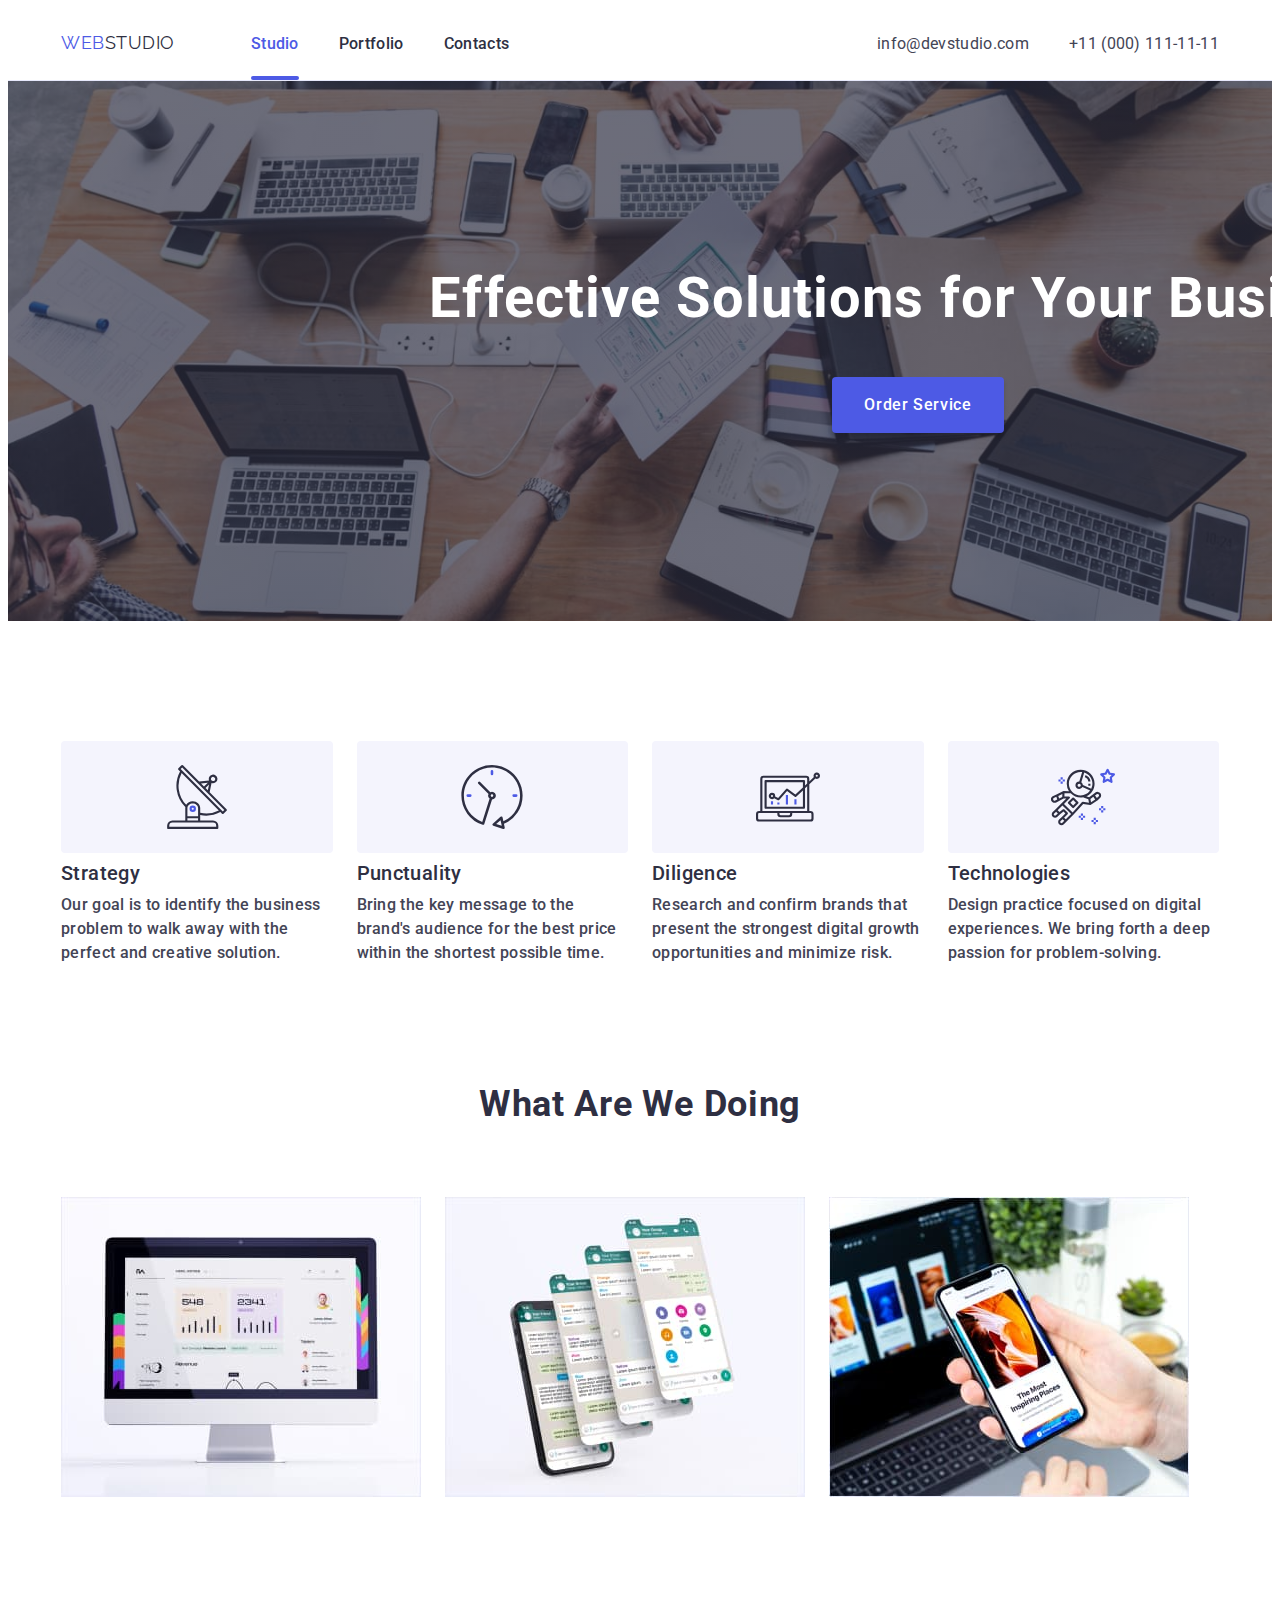
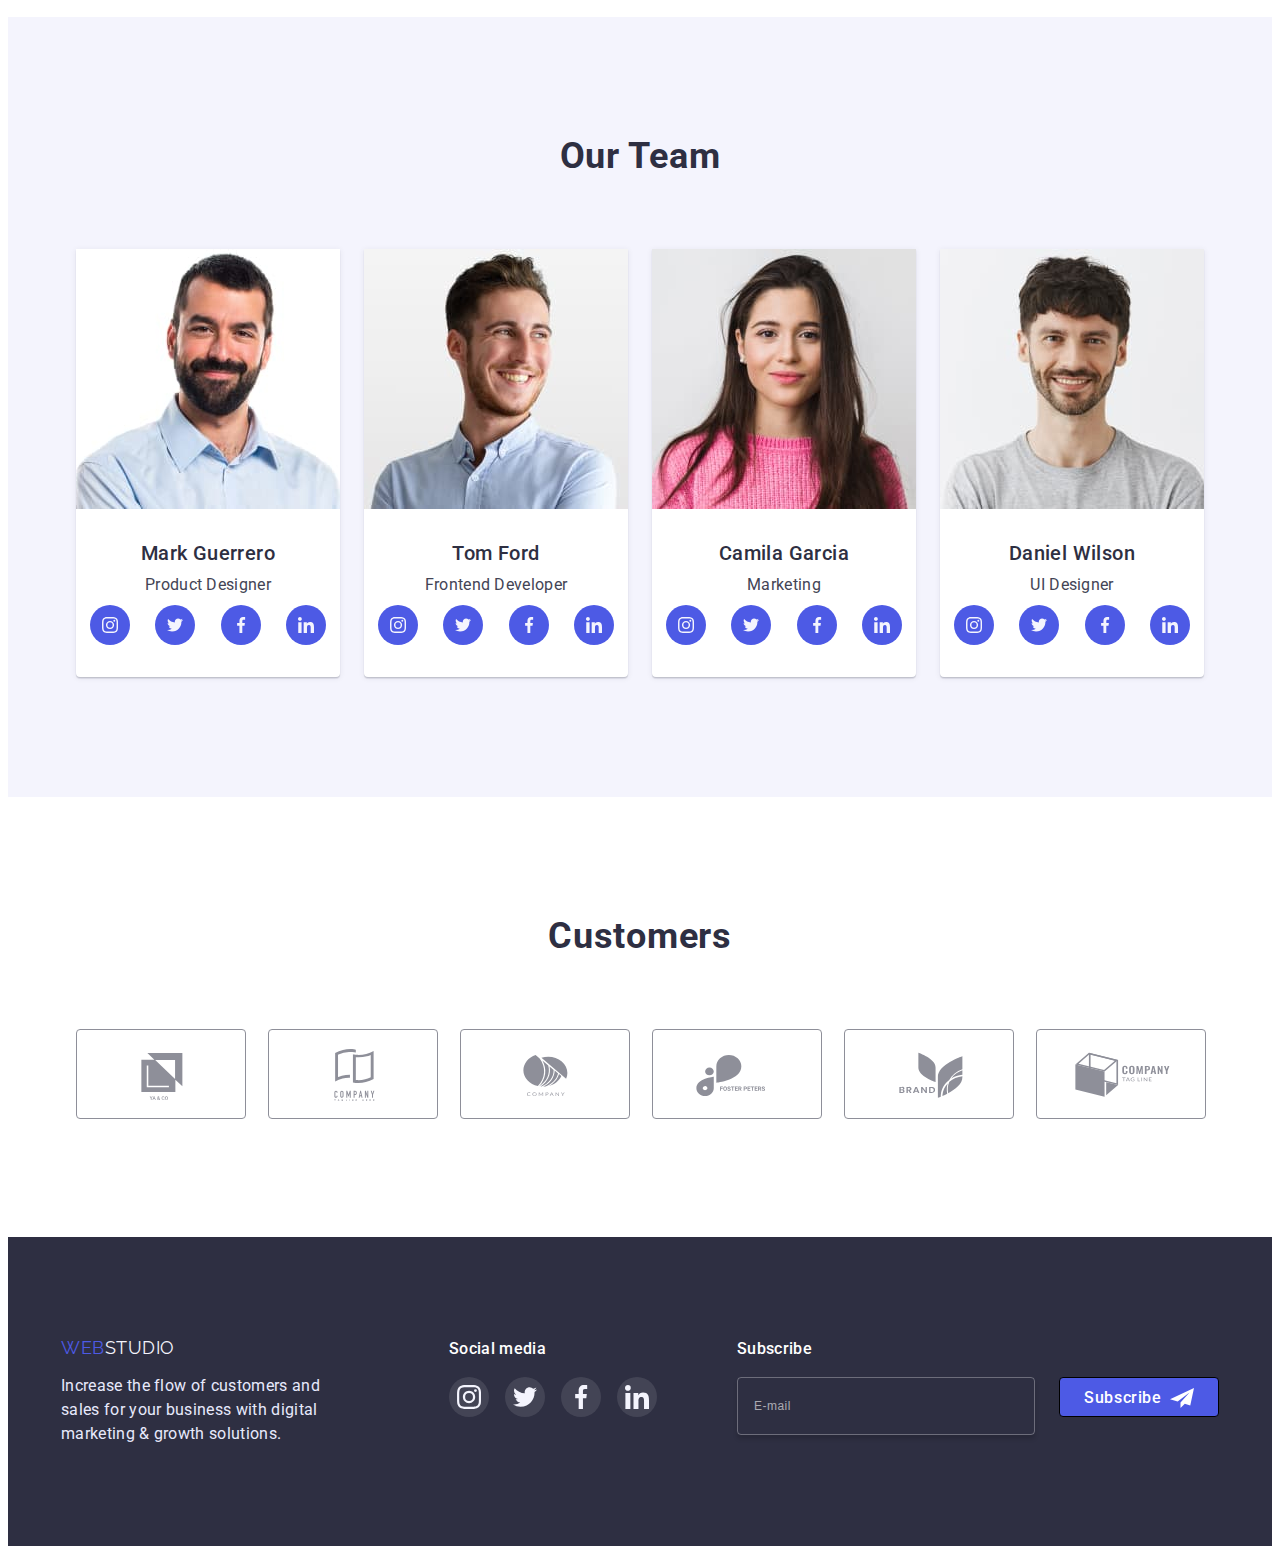
<file: index.html>
<!DOCTYPE html>
<html lang="en">
  <head>
    <meta charset="UTF-8" />
    <meta http-equiv="X-UA-Compatible" content="IE=edge" />
    <meta name="viewport" content="width=device-width, initial-scale=1.0" />
    <title>Web Studio - Main Page</title>
    <link
      href="https://fonts.googleapis.com/css2?family=Raleway:wght@800&family=Roboto:wght@400;500;700;900&display=swap"
      rel="stylesheet"
    />
    <link
      rel="stylesheet"
      href="https://cdnjs.cloudflare.com/ajax/libs/modern-normalize/1.1.0/modern-normalize.min.css"
      integrity="sha512-wpPYUAdjBVSE4KJnH1VR1HeZfpl1ub8YT/NKx4PuQ5NmX2tKuGu6U/JRp5y+Y8XG2tV+wKQpNHVUX03MfMFn9Q=="
      crossorigin="anonymous"
      referrerpolicy="no-referrer"
    />
    <link rel="stylesheet" href="./css/styles.css" />
    <link rel="stylesheet" href="./css/mobile.css" />
    <link rel="stylesheet" href="./css/tablet.css" />
    <link rel="stylesheet" href="./css/desctop.css" />
  </head>
  <body>
    <header class="header">
      <div class="container header-container">
        <div class="header-container-wrap">
          <nav class="navigation">
            <div class="navigation-container">
              <a class="logo link" href="./index.html"
                ><span>Web</span>Studio</a
              >
              <ul class="navigation-list list">
                <li class="navigation-list-item">
                  <a class="navigation-item link current" href="./index.html"
                    >Studio</a
                  >
                </li>
                <li class="navigation-list-item">
                  <a class="navigation-item link" href="./portfolio.html"
                    >Portfolio</a
                  >
                </li>
                <li class="navigation-list-item">
                  <a class="navigation-item link" href="">Contacts</a>
                </li>
              </ul>
            </div>
          </nav>
          <address class="address">
            <ul class="address-list list">
              <li class="address-list-item">
                <a class="address-item link" href="mailto:info@devstudio.com"
                  >info@devstudio.com</a
                >
              </li>
              <li class="address-list-item">
                <a class="address-item link" href="tel:+110001111111"
                  >+11 (000) 111-11-11</a
                >
              </li>
            </ul>
          </address>
        </div>
        <button class="mob-menu-btn" data-menu-open type="button">
          <svg class="mob-menu-icon" width="32" height="22">
            <use href="./images/icons.svg#icon-menu-hamburger"></use>
          </svg>
        </button>
      </div>

      <div data-menu class="mob-menu is-hidden">
        <button type="button" data-menu-close class="mob-menu-close-btn">
          <svg width="8" height="8">
            <use href="./images/icons.svg#icon-modal-close"></use>
          </svg>
        </button>

        <ul class="mob-menu-navigation list">
          <li class="mob-menu-navigation-item">
            <a class="mob-menu-link link current" href="./index.html">Studio</a>
          </li>
          <li class="mob-menu-navigation-item">
            <a class="mob-menu-link link" href="./portfolio.html">Portfolio</a>
          </li>
          <li class="mob-menu-navigation-item">
            <a class="mob-menu-link link" href="">Contacts</a>
          </li>
        </ul>
        <div class="mob-menu-contacts">
          <a class="mob-menu-phone link" href="tel:+110001111111"
            >+11 (000) 111-11-11</a
          >
          <a class="mob-menu-email link" href="mailto:info@devstudio.com"
            >info@devstudio.com</a
          >
          <ul class="mob-menu-soc-list list">
            <li class="team-soc-item">
              <a href="" class="team-soc-link" aria-label="Instagram">
                <svg width="16" height="16" class="team-soc-icon">
                  <use href="./images/icons.svg#icon-instagram"></use>
                </svg>
              </a>
            </li>
            <li class="team-soc-item">
              <a href="" class="team-soc-link" aria-label="Twitter">
                <svg width="16" height="16" class="team-soc-icon">
                  <use href="./images/icons.svg#icon-twitter"></use>
                </svg>
              </a>
            </li>
            <li class="team-soc-item">
              <a href="" class="team-soc-link" aria-label="Facebook">
                <svg width="16" height="16" class="team-soc-icon">
                  <use href="./images/icons.svg#icon-facebook"></use>
                </svg>
              </a>
            </li>
            <li class="team-soc-item">
              <a href="" class="team-soc-link" aria-label="LinkedIn">
                <svg width="16" height="16" class="team-soc-icon">
                  <use href="./images/icons.svg#icon-linkedin"></use>
                </svg>
              </a>
            </li>
          </ul>
        </div>
      </div>
    </header>
    <main>
      <section class="hero">
        <div class="container hero-container">
          <h1 class="hero-title">Effective Solutions for Your Business</h1>
          <button class="hero-btn" type="button" data-modal-open>
            Order Service
          </button>
        </div>
      </section>

      <section class="preferences section">
        <div class="container">
          <h2 class="visually-hidden">Preferences</h2>
          <ul class="preferences-list list">
            <li class="preferences-item">
              <div class="thumb">
                <svg width="64" height="64">
                  <use href="./images/icons.svg#icon-antenna"></use>
                </svg>
              </div>
              <h3 class="preferences-item-title">Strategy</h3>
              <p class="preferences-item-text">
                Our goal is to identify the business problem to walk away with
                the perfect and creative solution.
              </p>
            </li>
            <li class="preferences-item">
              <div class="thumb">
                <svg width="64" height="64">
                  <use href="./images/icons.svg#icon-clock"></use>
                </svg>
              </div>
              <h3 class="preferences-item-title">Punctuality</h3>
              <p class="preferences-item-text">
                Bring the key message to the brand's audience for the best price
                within the shortest possible time.
              </p>
            </li>
            <li class="preferences-item">
              <div class="thumb">
                <svg width="64" height="64">
                  <use href="./images/icons.svg#icon-diagram"></use>
                </svg>
              </div>
              <h3 class="preferences-item-title">Diligence</h3>
              <p class="preferences-item-text">
                Research and confirm brands that present the strongest digital
                growth opportunities and minimize risk.
              </p>
            </li>
            <li class="preferences-item">
              <div class="thumb">
                <svg width="64" height="64">
                  <use href="./images/icons.svg#icon-astronaut"></use>
                </svg>
              </div>
              <h3 class="preferences-item-title">Technologies</h3>
              <p class="preferences-item-text">
                Design practice focused on digital experiences. We bring forth a
                deep passion for problem-solving.
              </p>
            </li>
          </ul>
        </div>
      </section>
      <section class="works section">
        <div class="container">
          <h2 class="section-title">What are we doing</h2>
          <ul class="works-list list">
            <li class="works-item">
              <img
                srcset="./images/img1.jpg 1x, ./images/img1-2x.jpg 2x"
                src="./images/img1.jpg"
                alt="Computer"
                width="360"
                height="300"
              />
            </li>
            <li>
              <img
                srcset="./images/img2.jpg 1x, ./images/img2-2x.jpg 2x"
                src="./images/img2.jpg"
                alt="Phone app"
                width="360"
                height="300"
              />
            </li>
            <li>
              <img
                srcset="./images/img3.jpg 1x, ./images/img3-2x.jpg 2x"
                src="./images/img3.jpg"
                alt="Mobile phone"
                width="360"
                height="300"
              />
            </li>
          </ul>
        </div>
      </section>
      <section class="team section team-section">
        <div class="container">
          <h2 class="section-title">Our Team</h2>
          <ul class="team-list list">
            <li class="team-list-item">
              <img
                class="team-list-item-pic"
                srcset="./images/img4.jpg 1x, ./images/img4-2x.jpg 2x"
                src="./images/img4.jpg"
                alt="Mark Guerrero"
                width="264"
                height="260"
              />
              <div class="team-item-description">
                <h3 class="team-list-item-title">Mark Guerrero</h3>
                <p class="team-list-item-text">Product Designer</p>
                <ul class="team-soc-list list">
                  <li class="team-soc-item">
                    <a href="" class="team-soc-link" aria-label="Instagram">
                      <svg width="16" height="16" class="team-soc-icon">
                        <use href="./images/icons.svg#icon-instagram"></use>
                      </svg>
                    </a>
                  </li>
                  <li class="team-soc-item">
                    <a href="" class="team-soc-link" aria-label="Twitter">
                      <svg width="16" height="16" class="team-soc-icon">
                        <use href="./images/icons.svg#icon-twitter"></use>
                      </svg>
                    </a>
                  </li>
                  <li class="team-soc-item">
                    <a href="" class="team-soc-link" aria-label="Facebook">
                      <svg width="16" height="16" class="team-soc-icon">
                        <use href="./images/icons.svg#icon-facebook"></use>
                      </svg>
                    </a>
                  </li>
                  <li class="team-soc-item">
                    <a href="" class="team-soc-link" aria-label="LinkedIn">
                      <svg width="16" height="16" class="team-soc-icon">
                        <use href="./images/icons.svg#icon-linkedin"></use>
                      </svg>
                    </a>
                  </li>
                </ul>
              </div>
            </li>
            <li class="team-list-item">
              <img
                class="team-list-item-pic"
                srcset="./images/img5.jpg 1x, ./images/img5-2x.jpg 2x"
                src="./images/img5.jpg"
                alt="Tom Ford"
                width="264"
                height="260"
              />
              <div class="team-item-description">
                <h3 class="team-list-item-title">Tom Ford</h3>
                <p class="team-list-item-text">Frontend Developer</p>
                <ul class="team-soc-list list">
                  <li class="team-soc-item">
                    <a href="" class="team-soc-link" aria-label="Instagram">
                      <svg width="16" height="16" class="team-soc-icon">
                        <use href="./images/icons.svg#icon-instagram"></use>
                      </svg>
                    </a>
                  </li>
                  <li class="team-soc-item">
                    <a href="" class="team-soc-link" aria-label="Twitter">
                      <svg width="16" height="16" class="team-soc-icon">
                        <use href="./images/icons.svg#icon-twitter"></use>
                      </svg>
                    </a>
                  </li>
                  <li class="team-soc-item">
                    <a href="" class="team-soc-link" aria-label="Facebook">
                      <svg width="16" height="16" class="team-soc-icon">
                        <use href="./images/icons.svg#icon-facebook"></use>
                      </svg>
                    </a>
                  </li>
                  <li class="team-soc-item">
                    <a href="" class="team-soc-link" aria-label="LinkedIn">
                      <svg width="16" height="16" class="team-soc-icon">
                        <use href="./images/icons.svg#icon-linkedin"></use>
                      </svg>
                    </a>
                  </li>
                </ul>
              </div>
            </li>
            <li class="team-list-item">
              <img
                class="team-list-item-pic"
                srcset="./images/img6.jpg 1x, ./images/img6-2x.jpg 2x"
                src="./images/img6.jpg"
                alt="Camila Garcia"
                width="264"
                height="260"
              />
              <div class="team-item-description">
                <h3 class="team-list-item-title">Camila Garcia</h3>
                <p class="team-list-item-text">Marketing</p>
                <ul class="team-soc-list list">
                  <li class="team-soc-item">
                    <a href="" class="team-soc-link" aria-label="Instagram">
                      <svg width="16" height="16" class="team-soc-icon">
                        <use href="./images/icons.svg#icon-instagram"></use>
                      </svg>
                    </a>
                  </li>
                  <li class="team-soc-item">
                    <a href="" class="team-soc-link" aria-label="Twitter">
                      <svg width="16" height="16" class="team-soc-icon">
                        <use href="./images/icons.svg#icon-twitter"></use>
                      </svg>
                    </a>
                  </li>
                  <li class="team-soc-item">
                    <a href="" class="team-soc-link" aria-label="Facebook">
                      <svg width="16" height="16" class="team-soc-icon">
                        <use href="./images/icons.svg#icon-facebook"></use>
                      </svg>
                    </a>
                  </li>
                  <li class="team-soc-item">
                    <a href="" class="team-soc-link" aria-label="LinkedIn">
                      <svg width="16" height="16" class="team-soc-icon">
                        <use href="./images/icons.svg#icon-linkedin"></use>
                      </svg>
                    </a>
                  </li>
                </ul>
              </div>
            </li>
            <li class="team-list-item">
              <img
                class="team-list-item-pic"
                srcset="./images/img7.jpg 1x, ./images/img7-2x.jpg 2x"
                src="./images/img7.jpg"
                alt="Daniel Wilson"
                width="264"
                height="260"
              />
              <div class="team-item-description">
                <h3 class="team-list-item-title">Daniel Wilson</h3>
                <p class="team-list-item-text">UI Designer</p>
                <ul class="team-soc-list list">
                  <li class="team-soc-item">
                    <a href="" class="team-soc-link" aria-label="Instagram">
                      <svg width="16" height="16" class="team-soc-icon">
                        <use href="./images/icons.svg#icon-instagram"></use>
                      </svg>
                    </a>
                  </li>
                  <li class="team-soc-item">
                    <a href="" class="team-soc-link" aria-label="Twitter">
                      <svg width="16" height="16" class="team-soc-icon">
                        <use href="./images/icons.svg#icon-twitter"></use>
                      </svg>
                    </a>
                  </li>
                  <li class="team-soc-item">
                    <a href="" class="team-soc-link" aria-label="Facebook">
                      <svg width="16" height="16" class="team-soc-icon">
                        <use href="./images/icons.svg#icon-facebook"></use>
                      </svg>
                    </a>
                  </li>
                  <li class="team-soc-item">
                    <a href="" class="team-soc-link" aria-label="LinkedIn">
                      <svg width="16" height="16" class="team-soc-icon">
                        <use href="./images/icons.svg#icon-linkedin"></use>
                      </svg>
                    </a>
                  </li>
                </ul>
              </div>
            </li>
          </ul>
        </div>
      </section>
      <section class="customers section">
        <div class="container">
          <h2 class="section-title">Customers</h2>
          <ul class="customers-list list">
            <li class="customers-item">
              <a href="" class="customers-link link" aria-label="Customer1">
                <svg width="104" height="56" class="customers-item-icon">
                  <use href="./images/icons.svg#icon-client-logo1"></use>
                </svg>
              </a>
            </li>
            <li class="customers-item">
              <a href="" class="customers-link link" aria-label="Customer2">
                <svg width="104" height="56" class="customers-item-icon">
                  <use href="./images/icons.svg#icon-client-logo2"></use>
                </svg>
              </a>
            </li>
            <li class="customers-item">
              <a href="" class="customers-link link" aria-label="Customer3">
                <svg width="104" height="56" class="customers-item-icon">
                  <use href="./images/icons.svg#icon-client-logo3"></use>
                </svg>
              </a>
            </li>
            <li class="customers-item">
              <a href="" class="customers-link link" aria-label="Customer4">
                <svg width="104" height="56" class="customers-item-icon">
                  <use href="./images/icons.svg#icon-client-logo4"></use>
                </svg>
              </a>
            </li>
            <li class="customers-item">
              <a href="" class="customers-link link" aria-label="Customer5">
                <svg width="104" height="56" class="customers-item-icon">
                  <use href="./images/icons.svg#icon-client-logo5"></use>
                </svg>
              </a>
            </li>
            <li class="customers-item">
              <a href="" class="customers-link link" aria-label="Customer6">
                <svg width="104" height="56" class="customers-item-icon">
                  <use href="./images/icons.svg#icon-client-logo6"></use>
                </svg>
              </a>
            </li>
          </ul>
        </div>
      </section>
    </main>
    <footer class="section footer">
      <div class="container footer-container">
        <div class="footer-descr-media-wrapper">
          <div class="footer-descr">
            <a class="footer-logo link" href="./index.html"
              ><span>Web</span>Studio</a
            >
            <p class="footer-text">
              Increase the flow of customers and sales for your business with
              digital marketing & growth solutions.
            </p>
          </div>
          <div class="footer-media">
            <h3 class="footer-media-title">Social media</h3>
            <ul class="footer-media-list list">
              <li class="footer-media-item">
                <a href="" class="footer-media-link" aria-label="Instagram">
                  <svg class="footer-media-icon" width="24" height="24">
                    <use href="./images/icons.svg#icon-instagram"></use>
                  </svg>
                </a>
              </li>
              <li class="footer-media-item">
                <a href="" class="footer-media-link" aria-label="Twitter">
                  <svg class="footer-media-icon" width="24" height="24">
                    <use href="./images/icons.svg#icon-twitter"></use>
                  </svg>
                </a>
              </li>
              <li class="footer-media-item">
                <a href="" class="footer-media-link" aria-label="Facebook">
                  <svg class="footer-media-icon" width="24" height="24">
                    <use href="./images/icons.svg#icon-facebook"></use>
                  </svg>
                </a>
              </li>
              <li class="footer-media-item">
                <a href="" class="footer-media-link" aria-label="LinkedIn">
                  <svg class="footer-media-icon" width="24" height="24">
                    <use href="./images/icons.svg#icon-linkedin"></use>
                  </svg>
                </a>
              </li>
            </ul>
          </div>
        </div>

        <div class="footer-subscribe">
          <p class="footer-media-title">Subscribe</p>
          <form class="subscribe-form">
            <input
              type="email"
              class="subscribe-form-input"
              name="email"
              placeholder="E-mail"
            />
            <button class="subscribe-btn" type="submit">
              Subscribe
              <svg class="subscribe-icon" width="24" height="24">
                <use href="./images/icons.svg#icon-subscribe"></use>
              </svg>
            </button>
          </form>
        </div>
      </div>
    </footer>
    <div class="backdrop is-hidden" data-modal>
      <div class="modal">
        <button type="button" class="modal-close-btn" data-modal-close>
          <svg width="8" height="8">
            <use href="./images/icons.svg#icon-modal-close"></use>
          </svg>
        </button>
        <p class="modal-call">Leave your contacts and we will call you back</p>
        <form class="modal-form">
          <label class="form-label" for="modal_user_name">Name</label>
          <div class="form-input-wrap">
            <input
              type="text"
              class="form-input"
              name="name"
              id="modal_user_name"
            />
            <svg class="form-icon" width="18" height="18">
              <use href="./images/icons.svg#icon-modal-person"></use>
            </svg>
          </div>

          <label class="form-label" for="modal_user_phone">Phone</label>
          <div class="form-input-wrap">
            <input
              type="tel"
              class="form-input"
              name="phone"
              id="modal_user_phone"
            />
            <svg class="form-icon" width="18" height="24">
              <use href="./images/icons.svg#icon-modal-phone"></use>
            </svg>
          </div>

          <label class="form-label" for="modal_user_email">Email</label>
          <div class="form-input-wrap">
            <input
              type="email"
              class="form-input"
              name="email"
              id="modal_user_email"
            />
            <svg class="form-icon" width="18" height="24">
              <use href="./images/icons.svg#icon-modal-email"></use>
            </svg>
          </div>

          <label class="form-label" for="modal_comment">Comment</label>
          <textarea
            class="text-input"
            name="comment"
            id="modal_comment"
            placeholder="Text input"
          ></textarea>

          <div class="user-policy-wrap">
            <input
              type="checkbox"
              class="modal-user-policy"
              name="user-policy"
              id="user_policy"
            />
            <label for="user_policy" class="modal-user-policy-label">
              <span class="user-policy-checkbox">
                <svg class="user-policy-icon" width="10" height="8">
                  <use href="./images/icons.svg#icon-policy"></use>
                </svg>
              </span>
              I accept the terms and conditions of the&nbsp;<a href=""
                >Privacy Policy</a
              ></label
            >
          </div>

          <button type="submit" class="hero-btn">Send</button>
        </form>
      </div>
    </div>
    <script src="./js/modal.js"></script>
    <script src="./js/mobile-menu.js"></script>
  </body>
</html>
</file>
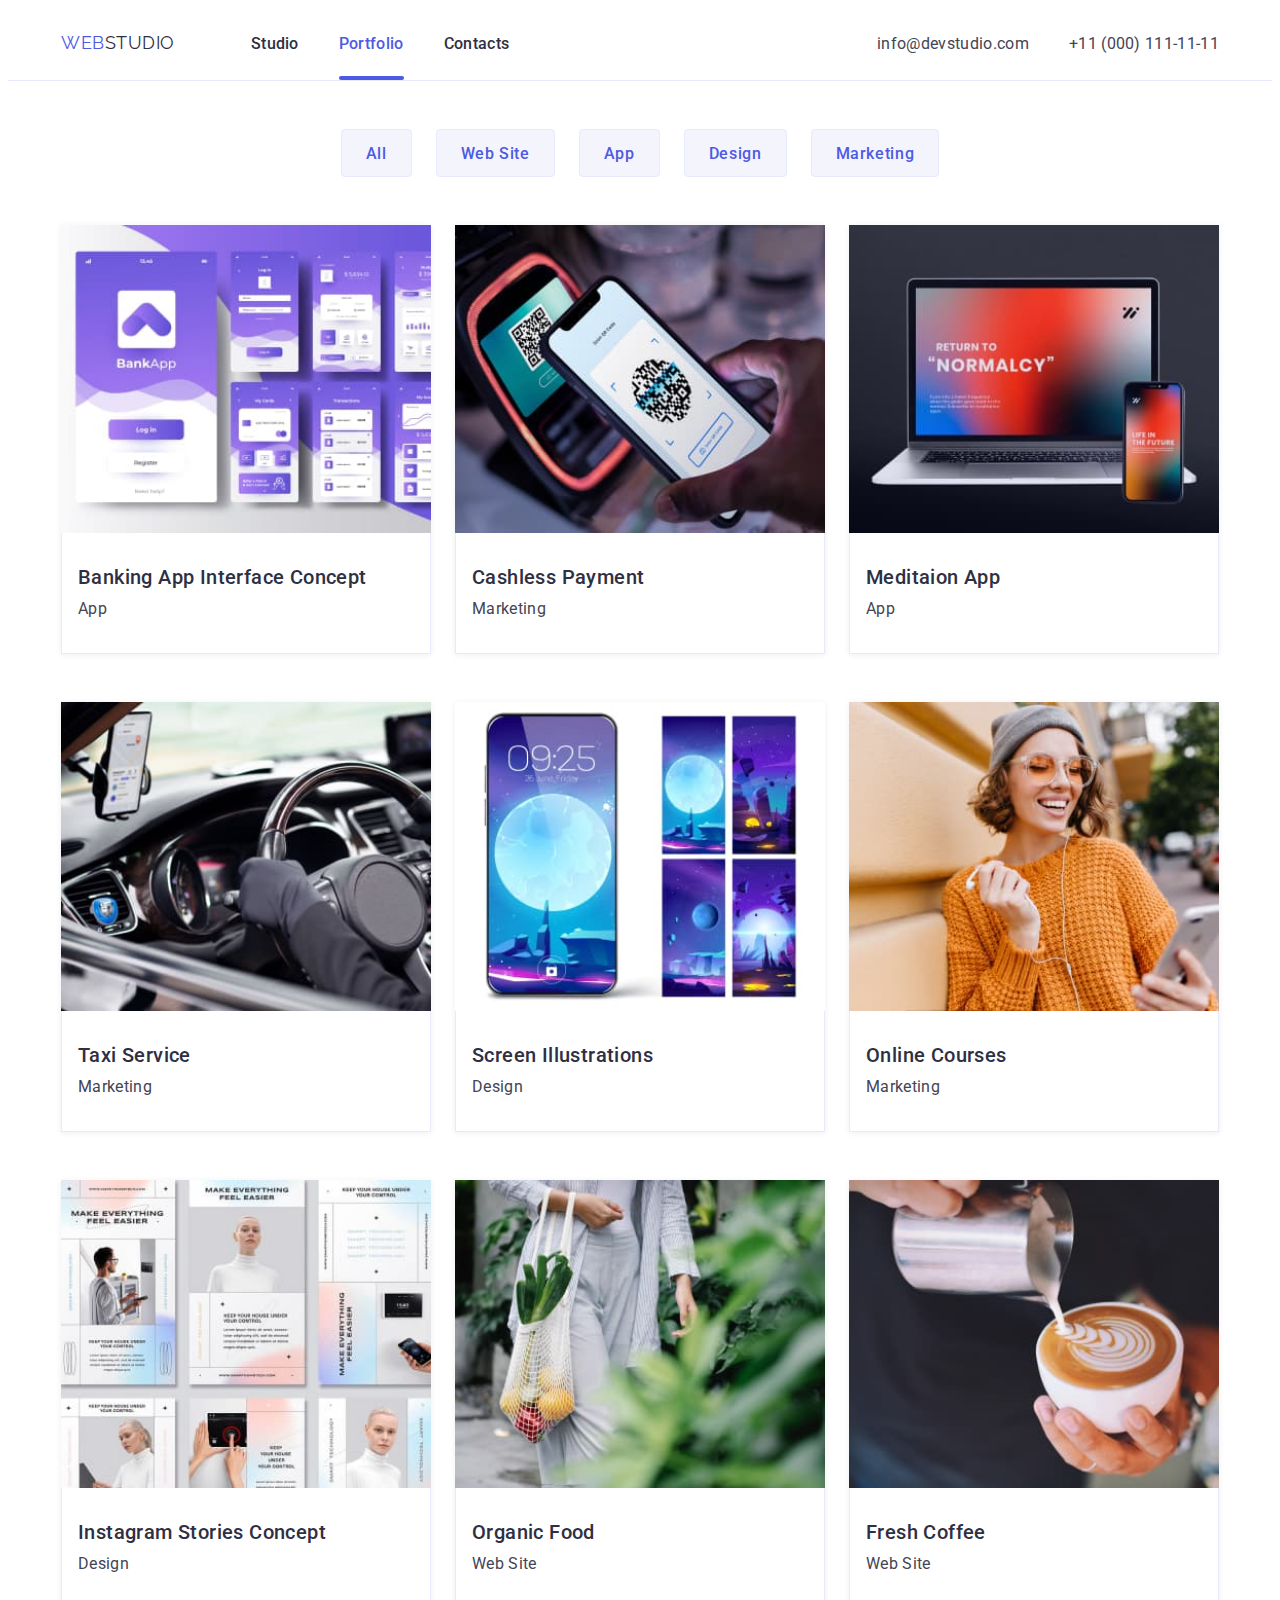
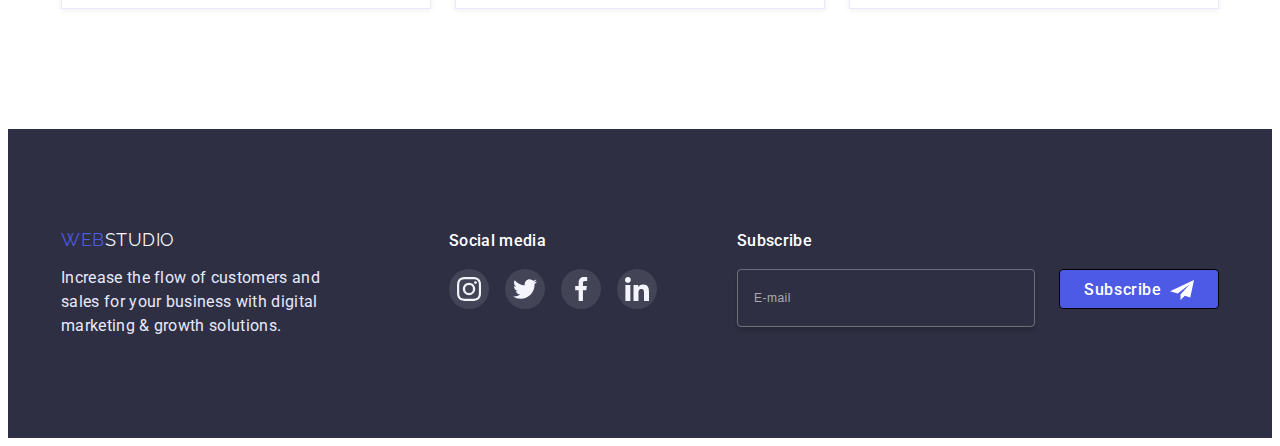
<file: portfolio.html>
<!DOCTYPE html>
<html lang="en">
  <head>
    <meta charset="UTF-8" />
    <meta http-equiv="X-UA-Compatible" content="IE=edge" />
    <meta name="viewport" content="width=device-width, initial-scale=1.0" />
    <title>Web Studio - Portfolio</title>
    <link
      href="https://fonts.googleapis.com/css2?family=Raleway:wght@800&family=Roboto:wght@400;500;700;900&display=swap"
      rel="stylesheet"
    />
    <link
      rel="stylesheet"
      href="https://cdnjs.cloudflare.com/ajax/libs/modern-normalize/1.1.0/modern-normalize.min.css"
      integrity="sha512-wpPYUAdjBVSE4KJnH1VR1HeZfpl1ub8YT/NKx4PuQ5NmX2tKuGu6U/JRp5y+Y8XG2tV+wKQpNHVUX03MfMFn9Q=="
      crossorigin="anonymous"
      referrerpolicy="no-referrer"
    />
    <link rel="stylesheet" href="./css/styles.css" />
    <link rel="stylesheet" href="./css/mobile.css" />
    <link rel="stylesheet" href="./css/tablet.css" />
    <link rel="stylesheet" href="./css/desctop.css" />
  </head>
  <body>
    <header class="header">
      <div class="container header-container">
        <div class="header-container-wrap">
          <nav class="navigation">
            <div class="navigation-container">
              <a class="logo link" href="./index.html"
                ><span>Web</span>Studio</a
              >
              <ul class="navigation-list list">
                <li class="navigation-list-item">
                  <a class="navigation-item link" href="./index.html">Studio</a>
                </li>
                <li class="navigation-list-item">
                  <a
                    class="navigation-item link current"
                    href="./portfolio.html"
                    >Portfolio</a
                  >
                </li>
                <li class="navigation-list-item">
                  <a class="navigation-item link" href="">Contacts</a>
                </li>
              </ul>
            </div>
          </nav>
          <address class="address">
            <ul class="address-list list">
              <li class="address-list-item">
                <a class="address-item link" href="mailto:info@devstudio.com"
                  >info@devstudio.com</a
                >
              </li>
              <li class="address-list-item">
                <a class="address-item link" href="tel:+110001111111"
                  >+11 (000) 111-11-11</a
                >
              </li>
            </ul>
          </address>
        </div>
        <button class="mob-menu-btn" data-menu-open type="button">
          <svg class="mob-menu-icon" width="32" height="22">
            <use href="./images/icons.svg#icon-menu-hamburger"></use>
          </svg>
        </button>
      </div>

      <div data-menu class="mob-menu is-hidden">
        <button type="button" data-menu-close class="mob-menu-close-btn">
          <svg width="8" height="8">
            <use href="./images/icons.svg#icon-modal-close"></use>
          </svg>
        </button>

        <ul class="mob-menu-navigation list">
          <li class="mob-menu-navigation-item">
            <a class="mob-menu-link link current" href="./index.html">Studio</a>
          </li>
          <li class="mob-menu-navigation-item">
            <a class="mob-menu-link link" href="./portfolio.html">Portfolio</a>
          </li>
          <li class="mob-menu-navigation-item">
            <a class="mob-menu-link link" href="">Contacts</a>
          </li>
        </ul>
        <div class="mob-menu-contacts">
          <a class="mob-menu-phone link" href="tel:+110001111111"
            >+11 (000) 111-11-11</a
          >
          <a class="mob-menu-email link" href="mailto:info@devstudio.com"
            >info@devstudio.com</a
          >
          <ul class="mob-menu-soc-list list">
            <li class="team-soc-item">
              <a href="" class="team-soc-link" aria-label="Instagram">
                <svg width="16" height="16" class="team-soc-icon">
                  <use href="./images/icons.svg#icon-instagram"></use>
                </svg>
              </a>
            </li>
            <li class="team-soc-item">
              <a href="" class="team-soc-link" aria-label="Twitter">
                <svg width="16" height="16" class="team-soc-icon">
                  <use href="./images/icons.svg#icon-twitter"></use>
                </svg>
              </a>
            </li>
            <li class="team-soc-item">
              <a href="" class="team-soc-link" aria-label="Facebook">
                <svg width="16" height="16" class="team-soc-icon">
                  <use href="./images/icons.svg#icon-facebook"></use>
                </svg>
              </a>
            </li>
            <li class="team-soc-item">
              <a href="" class="team-soc-link" aria-label="LinkedIn">
                <svg width="16" height="16" class="team-soc-icon">
                  <use href="./images/icons.svg#icon-linkedin"></use>
                </svg>
              </a>
            </li>
          </ul>
        </div>
      </div>
    </header>
    <main>
      <section class="portfolio section">
        <div class="container">
          <h1 class="visually-hidden">Portfolio</h1>
          <ul class="portfolio-btn-list list">
            <li class="portfolio-btn-item">
              <button class="portfolio-btn" type="button">All</button>
            </li>
            <li class="portfolio-btn-item">
              <button class="portfolio-btn" type="button">Web Site</button>
            </li>
            <li class="portfolio-btn-item">
              <button class="portfolio-btn" type="button">App</button>
            </li>
            <li class="portfolio-btn-item">
              <button class="portfolio-btn" type="button">Design</button>
            </li>
            <li class="portfolio-btn-item">
              <button class="portfolio-btn" type="button">Marketing</button>
            </li>
          </ul>
          <ul class="portfolio-example-list list">
            <li class="portfolio-example">
              <a class="portfolio-example-link link" href="">
                <div class="portfolio-overlay-wrap">
                  <img
                    class="portfolio-example-pic"
                    srcset="
                      ./images/item-pic1.jpg    1x,
                      ./images/item-pic1-2x.jpg 2x
                    "
                    src="./images/item-pic1.jpg"
                    alt="portfolio example"
                    width="360"
                    height="300"
                  />
                  <p class="portfolio-overlay">
                    14 Stylish and User-Friendly App Design Concepts · Task
                    Manager App · Calorie Tracker App · Exotic Fruit Ecommerce
                    App · Cloud Storage App
                  </p>
                </div>

                <div class="example-description">
                  <h2 class="portfolio-example-title">
                    Banking App Interface Concept
                  </h2>
                  <p class="portfolio-example-desc">App</p>
                </div>
              </a>
            </li>
            <li class="portfolio-example">
              <a class="portfolio-example-link link" href="">
                <div class="portfolio-overlay-wrap">
                  <img
                    class="portfolio-example-pic"
                    srcset="
                      ./images/item-pic2.jpg    1x,
                      ./images/item-pic2-2x.jpg 2x
                    "
                    src="./images/item-pic2.jpg"
                    alt="portfolio example"
                    width="360"
                    height="300"
                  />
                  <p class="portfolio-overlay">
                    14 Stylish and User-Friendly App Design Concepts · Task
                    Manager App · Calorie Tracker App · Exotic Fruit Ecommerce
                    App · Cloud Storage App
                  </p>
                </div>

                <div class="example-description">
                  <h2 class="portfolio-example-title">Cashless Payment</h2>
                  <p class="portfolio-example-desc">Marketing</p>
                </div>
              </a>
            </li>
            <li class="portfolio-example">
              <a class="portfolio-example-link link" href="">
                <div class="portfolio-overlay-wrap">
                  <img
                    class="portfolio-example-pic"
                    srcset="
                      ./images/item-pic3.jpg    1x,
                      ./images/item-pic3-2x.jpg 2x
                    "
                    src="./images/item-pic3.jpg"
                    alt="portfolio example"
                    width="360"
                    height="300"
                  />
                  <p class="portfolio-overlay">
                    14 Stylish and User-Friendly App Design Concepts · Task
                    Manager App · Calorie Tracker App · Exotic Fruit Ecommerce
                    App · Cloud Storage App
                  </p>
                </div>

                <div class="example-description">
                  <h2 class="portfolio-example-title">Meditaion App</h2>
                  <p class="portfolio-example-desc">App</p>
                </div>
              </a>
            </li>
            <li class="portfolio-example">
              <a class="portfolio-example-link link" href="">
                <div class="portfolio-overlay-wrap">
                  <img
                    class="portfolio-example-pic"
                    srcset="
                      ./images/item-pic4.jpg    1x,
                      ./images/item-pic4-2x.jpg 2x
                    "
                    src="./images/item-pic4.jpg"
                    alt="portfolio example"
                    width="360"
                    height="300"
                  />
                  <p class="portfolio-overlay">
                    14 Stylish and User-Friendly App Design Concepts · Task
                    Manager App · Calorie Tracker App · Exotic Fruit Ecommerce
                    App · Cloud Storage App
                  </p>
                </div>

                <div class="example-description">
                  <h2 class="portfolio-example-title">Taxi Service</h2>
                  <p class="portfolio-example-desc">Marketing</p>
                </div>
              </a>
            </li>
            <li class="portfolio-example">
              <a class="portfolio-example-link link" href="">
                <div class="portfolio-overlay-wrap">
                  <img
                    class="portfolio-example-pic"
                    srcset="
                      ./images/item-pic5.jpg    1x,
                      ./images/item-pic5-2x.jpg 2x
                    "
                    src="./images/item-pic5.jpg"
                    alt="portfolio example"
                    width="360"
                    height="300"
                  />
                  <p class="portfolio-overlay">
                    14 Stylish and User-Friendly App Design Concepts · Task
                    Manager App · Calorie Tracker App · Exotic Fruit Ecommerce
                    App · Cloud Storage App
                  </p>
                </div>

                <div class="example-description">
                  <h2 class="portfolio-example-title">Screen Illustrations</h2>
                  <p class="portfolio-example-desc">Design</p>
                </div>
              </a>
            </li>
            <li class="portfolio-example">
              <a class="portfolio-example-link link" href="">
                <div class="portfolio-overlay-wrap">
                  <img
                    class="portfolio-example-pic"
                    srcset="
                      ./images/item-pic6.jpg    1x,
                      ./images/item-pic6-2x.jpg 2x
                    "
                    src="./images/item-pic6.jpg"
                    alt="portfolio example"
                    width="360"
                    height="300"
                  />
                  <p class="portfolio-overlay">
                    14 Stylish and User-Friendly App Design Concepts · Task
                    Manager App · Calorie Tracker App · Exotic Fruit Ecommerce
                    App · Cloud Storage App
                  </p>
                </div>

                <div class="example-description">
                  <h2 class="portfolio-example-title">Online Courses</h2>
                  <p class="portfolio-example-desc">Marketing</p>
                </div>
              </a>
            </li>
            <li class="portfolio-example">
              <a class="portfolio-example-link link" href="">
                <div class="portfolio-overlay-wrap">
                  <img
                    class="portfolio-example-pic"
                    srcset="
                      ./images/item-pic7.jpg    1x,
                      ./images/item-pic7-2x.jpg 2x
                    "
                    src="./images/item-pic7.jpg"
                    alt="portfolio example"
                    width="360"
                    height="300"
                  />
                  <p class="portfolio-overlay">
                    14 Stylish and User-Friendly App Design Concepts · Task
                    Manager App · Calorie Tracker App · Exotic Fruit Ecommerce
                    App · Cloud Storage App
                  </p>
                </div>

                <div class="example-description">
                  <h2 class="portfolio-example-title">
                    Instagram Stories Concept
                  </h2>
                  <p class="portfolio-example-desc">Design</p>
                </div>
              </a>
            </li>
            <li class="portfolio-example">
              <a class="portfolio-example-link link" href="">
                <div class="portfolio-overlay-wrap">
                  <img
                    class="portfolio-example-pic"
                    srcset="
                      ./images/item-pic8.jpg    1x,
                      ./images/item-pic8-2x.jpg 2x
                    "
                    src="./images/item-pic8.jpg"
                    alt="portfolio example"
                    width="360"
                    height="300"
                  />
                  <p class="portfolio-overlay">
                    14 Stylish and User-Friendly App Design Concepts · Task
                    Manager App · Calorie Tracker App · Exotic Fruit Ecommerce
                    App · Cloud Storage App
                  </p>
                </div>

                <div class="example-description">
                  <h2 class="portfolio-example-title">Organic Food</h2>
                  <p class="portfolio-example-desc">Web Site</p>
                </div>
              </a>
            </li>
            <li class="portfolio-example">
              <a class="portfolio-example-link link" href="">
                <div class="portfolio-overlay-wrap">
                  <img
                    class="portfolio-example-pic"
                    srcset="
                      ./images/item-pic9.jpg    1x,
                      ./images/item-pic9-2x.jpg 2x
                    "
                    src="./images/item-pic9.jpg"
                    alt="portfolio example"
                    width="360"
                    height="300"
                  />
                  <p class="portfolio-overlay">
                    14 Stylish and User-Friendly App Design Concepts · Task
                    Manager App · Calorie Tracker App · Exotic Fruit Ecommerce
                    App · Cloud Storage App
                  </p>
                </div>

                <div class="example-description">
                  <h2 class="portfolio-example-title">Fresh Coffee</h2>
                  <p class="portfolio-example-desc">Web Site</p>
                </div>
              </a>
            </li>
          </ul>
        </div>
      </section>
    </main>
    <footer class="section footer">
      <div class="container footer-container">
        <div class="footer-descr-media-wrapper">
          <div class="footer-descr">
            <a class="footer-logo link" href="./index.html"
              ><span>Web</span>Studio</a
            >
            <p class="footer-text">
              Increase the flow of customers and sales for your business with
              digital marketing & growth solutions.
            </p>
          </div>
          <div class="footer-media">
            <h3 class="footer-media-title">Social media</h3>
            <ul class="footer-media-list list">
              <li class="footer-media-item">
                <a href="" class="footer-media-link" aria-label="Instagram">
                  <svg class="footer-media-icon" width="24" height="24">
                    <use href="./images/icons.svg#icon-instagram"></use>
                  </svg>
                </a>
              </li>
              <li class="footer-media-item">
                <a href="" class="footer-media-link" aria-label="Twitter">
                  <svg class="footer-media-icon" width="24" height="24">
                    <use href="./images/icons.svg#icon-twitter"></use>
                  </svg>
                </a>
              </li>
              <li class="footer-media-item">
                <a href="" class="footer-media-link" aria-label="Facebook">
                  <svg class="footer-media-icon" width="24" height="24">
                    <use href="./images/icons.svg#icon-facebook"></use>
                  </svg>
                </a>
              </li>
              <li class="footer-media-item">
                <a href="" class="footer-media-link" aria-label="LinkedIn">
                  <svg class="footer-media-icon" width="24" height="24">
                    <use href="./images/icons.svg#icon-linkedin"></use>
                  </svg>
                </a>
              </li>
            </ul>
          </div>
        </div>

        <div class="footer-subscribe">
          <p class="footer-media-title">Subscribe</p>
          <form class="subscribe-form">
            <input
              type="email"
              class="subscribe-form-input"
              name="email"
              placeholder="E-mail"
            />
            <button class="subscribe-btn" type="submit">
              Subscribe
              <svg class="subscribe-icon" width="24" height="24">
                <use href="./images/icons.svg#icon-subscribe"></use>
              </svg>
            </button>
          </form>
        </div>
      </div>
    </footer>
    <script src="./js/mobile-menu.js"></script>
  </body>
</html>
</file>
<file: css/styles.css>
:root {
    --dark-color: #2E2F42;
    --text-color: #434455;
    --primary-brand-color: #4D5AE5;
    --pressed-state-color: #404BBF;
    --light-color: #F4F4FD;
    --accent-color: #E7E9FC;
    --subtle-text-color: #8E8F99;
    --white-color: #fff;
    --success-color: #31D0AA;
    --trans-dur-timing-func: 250ms cubic-bezier(0.4, 0, 0.2, 1);
}

body {
    font-family: 'Roboto', 'Open Sans', sans-serif;
    color: var(--dark-color);
}

h1, 
h2, 
h3, 
h4, 
h5, 
h6, 
p {
    margin-top: 0;
    margin-bottom: 0;
} 

ul,
ol {
    margin-top: 0;
    margin-bottom: 0;
    padding-left: 0;
}

img {
    display: block;
    width: 100%;
    height: auto;
}

.list {
    list-style: none;
}

.link {
    text-decoration: none;
    cursor: pointer;
}

.no-scroll {
    overflow: hidden;
}

/* ---------------HEADER---------------- */

.header {
    border-bottom: 1px solid #E7E9FC;
}

.container {
    width: 100%;
    margin: 0 auto;
    padding-left: 15px;
    padding-right: 15px;
}

.header-container {
    display: flex;
    justify-content: space-between;
    padding-top: 24px;
    padding-bottom: 24px;
}

.navigation-list { 
    display: none;
}

.address-list {
    display: none; 
}

.mob-menu-btn {
    padding: 0;
    border: none;
    background-color: #fff;

    cursor: pointer;
}

.mob-menu-icon {
    stroke: #000;
}

.logo {
    font-family: 'Raleway', sans-serif;
    font-size: 18px;
    line-height: 1.17;
    letter-spacing: 0.03em;
    text-transform: uppercase;
    color: var(--dark-color);
}

.logo span {
    color: var(--primary-brand-color);
}

.mob-menu {
    position: fixed;
    z-index: 100;
    top: 0;

    display: flex;
    flex-direction: column;
    justify-content: space-between;
    width: 100%;
    height: 100%;
    padding: 80px 40px 40px 40px;

    background-color: var(--white-color);

    overflow-y: auto;
}

.mob-menu-close-btn {
    position: absolute;
    top: 40px;
    right: 40px;


    display: flex;
    justify-content: center;
    align-items: center;
    width: 24px;
    height: 24px;
    padding: 0;
    border: 1px solid rgba(0, 0, 0, 0.1);
    border-radius: 50%;

    background-color: var(--accent-color);

    cursor: pointer; 
}

.mob-menu-close-btn:active {
    background-color: var(--pressed-state-color);
    fill: var(--white-color);
    border: none;
}

.mob-menu-navigation {
    display: flex;
    flex-direction: column;
    gap: 40px;
}

.mob-menu-link {
    font-weight: 700;
    font-size: 36px;
    line-height: 1.11;
    letter-spacing: 0.02em;
    text-transform: capitalize;
    color: var(--dark-color);

    transition: color var(--trans-dur-timing-func);
}

.mob-menu-link:is(:hover, :focus) {
    color: var(--pressed-state-color);
}

.mob-menu-phone {
   display: block;
   margin-top: 40px;
   margin-bottom: 40px; 
   font-weight: 600;
   font-size: 24px;
   line-height: 1.11;
   color: var(--primary-brand-color);

   transition: color var(--trans-dur-timing-func);
}

.mob-menu-phone:is(:hover, :focus) {
    color: var(--pressed-state-color);
}

.mob-menu-email {
    display: block;
    margin-bottom: 48px;
    font-weight: 500;
    font-size: 20px;
    line-height: 1.2;
    letter-spacing: 0.02em;
    color: var(--text-color);

    transition: color var(--trans-dur-timing-func);
}

.mob-menu-email:is(:hover, :focus) {
    color: var(--primary-brand-color);
}

.mob-menu-soc-list {
    display: flex;
    justify-content: space-between;
}

.is-hidden {
    opacity: 0;
    visibility: hidden;
    pointer-events: none;
}

/* ---------------HERO---------------- */ 

.hero {
    width: 100%;
    height: auto;
    margin: 0 auto;
    

    text-align: center;

    background-color: var(--dark-color);
    background-image: linear-gradient(
    rgba(46, 47, 66, 0.7), 
    rgba(46, 47, 66, 0.7)
    ), 
    url(../images/bg-hero-mob.jpg);
    background-repeat: no-repeat;
    background-position: center;
    background-size: cover;
}

@media (min-device-pixel-ratio: 2),
(-webkit-min-device-pixel-ratio: 2),
(min-resolution: 192dpi),
(min-resolution: 2dppx) {
    .hero {
        background-image: linear-gradient(rgba(46, 47, 66, 0.7),
        rgba(46, 47, 66, 0.7)),
        url(../images/bg-hero-mob-2x.jpg);
    }
}

.hero-container {
    padding-top: 112px;
    padding-bottom: 112px;
}

.hero-title {
    margin-bottom: 72px;

    font-size: 36px;
    line-height: 1.11;
    letter-spacing: 0.02em;
    color: var(--white-color);
}

.hero-btn {
    display: block;
    min-width: 169px;
    height: 56px;
    padding: 16px 32px;
    margin: 0 auto;

    font-family: inherit;
    font-weight: 500;
    font-size: 16px;
    line-height: 1.5;
    letter-spacing: 0.04em;

    background-color: var(--primary-brand-color);
    color: var(--white-color);
    border: none;
    box-shadow: 0px 4px 4px rgba(0, 0, 0, 0.15);
    border-radius: 4px;
    cursor: pointer;

    transition: background-color var(--trans-dur-timing-func);
}

.hero-btn:hover,
.hero-btn:focus {
    background-color: var(--pressed-state-color);
}

/* ---------------PREFERENCES---------------- */

.section {
    padding-top: 96px;
    padding-bottom: 96px;
}

.visually-hidden {
    position: fixed;
    transform: scale(0);
}

.thumb {
    display: none;
}

.preferences-list {
    display: flex;
    flex-direction: column;
    gap: 72px;
}

.preferences-item-title {
    margin-bottom: 8px;

    font-weight: 500;
    font-size: 36px;
    line-height: 1.11;
    letter-spacing: 0.02em;
    text-align: center;
}

.preferences-item-text {
    font-weight: 500;
    font-size: 16px;
    line-height: 1.5;
    letter-spacing: 0.02em;
    color: var(--text-color);
    
}

/* ---------------WORKS---------------- */

.works {
    display: none;
}

/* ---------------TEAM---------------- */

.team {
    background-color: var(--light-color);
}

.team-section {
    padding-bottom: 128px;
}

.section-title {
    margin-bottom: 72px;
    font-size: 36px;
    line-height: 1.11;
    text-align: center;
    letter-spacing: 0.02em;
    text-transform: capitalize;
}

.team-list {
    display: flex;
    flex-direction: column;
    align-items: center;
    gap: 72px;
}

.team-list-item {
    max-width: 264px;
    background-color: var(--white-color);
    box-shadow: 0px 1px 6px rgba(46, 47, 66, 0.08), 0px 1px 1px rgba(46, 47, 66, 0.16), 0px 2px 1px rgba(46, 47, 66, 0.08);
    border-radius: 0px 0px 4px 4px;
}

.team-item-description {
    padding: 32px 14px;
    text-align: center;
}

.team-list-item-title {
    margin-bottom: 8px;

    font-weight: 500;
    font-size: 20px;
    line-height: 1.2;
    letter-spacing: 0.02em;
}

.team-list-item-text {
    margin-bottom: 8px;

    font-size: 16px;
    line-height: 1.5;
    letter-spacing: 0.02em;
    color: var(--text-color);
}

.team-soc-list {
    display: flex;
    justify-content: space-between;
    width: 100%;
    height: 40px;

}

.team-soc-item {
    width: 40px;
    height: 40px;
}

.team-soc-link {
    display: flex;
    justify-content: center;
    align-items: center;
    width: 100%;
    height: 100%;

    border-radius: 50%;
    color: var(--light-color);
    background-color: var(--primary-brand-color);

    transition: background-color var(--trans-dur-timing-func);
}

.team-soc-link:is(:hover, :focus) {
    background-color: var(--pressed-state-color)
}

.team-soc-icon {
    fill: currentColor;
}

/* ---------------CUSTOMERS---------------- */

.customers-list {
    display: flex;
    flex-wrap: wrap;
    justify-content: center;
    row-gap: 72px;
    column-gap: 16px;
    width: 100%;
}

.customers-item {
    flex-basis: calc((100% - 16px) / 2);
    max-width: 190px;
    height: 88px;
}

.customers-link {
    display: flex;
    justify-content: center;
    align-items: center;
    width: 100%;
    height: 100%;

    border: 1px solid var(--subtle-text-color);
    border-radius: 4px;
    color: var(--subtle-text-color);

    transition: border var(--trans-dur-timing-func),
        color var(--trans-dur-timing-func);
}

.customers-link:is(:hover, :focus) {
    border: 1px solid var(--pressed-state-color);
    color: var(--pressed-state-color)
}

.customers-item-icon {
    fill: currentColor;
}

/* ---------------FOOTER---------------- */

.footer {
    background-color: var(--dark-color);
}

.footer-logo {
    display: block;
    margin-bottom: 16px;

    font-family: 'Raleway', sans-serif;
    font-size: 18px;
    line-height: calc(21 / 18);
    letter-spacing: 0.03em;
    text-align: center;
    text-transform: uppercase;
    color: var(--light-color);
}

.footer-logo span {
    color: var(--primary-brand-color);
}

.footer-text {
    margin: 0 auto;
    max-width: 268px;
    font-size: 16px;
    line-height: 1.5;
    letter-spacing: 0.02em;
    color: var(--accent-color);
}

.footer-media-title {
    margin-bottom: 16px;

    font-weight: 500;
    font-size: 16px;
    line-height: 1.5;
    letter-spacing: 0.02em;
    text-align: center;
    color: var(--white-color);
}

.footer-media-list {
    display: flex;
    justify-content: space-between;
    width: 208px;
    height: 40px;
    margin: 0 auto;
}

.footer-media-item {
    width: 40px;
    height: 40px;
}

.footer-media-link {
    display: flex;
    justify-content: center;
    align-items: center;
    width: 100%;
    height: 100%;
    border-radius: 50%;

    color: var(--light-color);
    background-color: rgba(255, 255, 255, 0.1);

    transition: background-color var(--trans-dur-timing-func);
}

.footer-media-link:is(:hover, :focus) {
    background-color: var(--success-color);
}

.footer-media-icon {
    fill: currentColor;
}

.subscribe-form-input {
    margin-bottom: 16px;
    width: 100%;
    height: 40px;
    padding: 8px 16px;
    border: 1px solid rgba(255, 255, 255, 0.3);
    box-shadow: 0px 4px 4px rgba(0, 0, 0, 0.15);
    border-radius: 4px;

    color: var(--white-color);
    background-color: transparent;
}

.subscribe-form-input::placeholder {
    font-size: 12px;
    line-height: 2;
    letter-spacing: 0.04em;
    color: rgba(255, 255, 255, 0.6);
}

.subscribe-btn {
    display: flex;
    justify-content: space-between;
    min-width: 160px;
    height: 40px;
    margin: 0 auto;
    padding: 8px 24px;
    border: none;
    border-radius: 4px;

    font-family: inherit;
    font-weight: 500;
    font-size: 16px;
    line-height: 1.5;
    letter-spacing: 0.04em;
    text-align: start;

    background-color: var(--primary-brand-color);
    color: var(--white-color);

    cursor: pointer;
    transition: background-color var(--trans-dur-timing-func);
}

.subscribe-btn:hover,
.subscribe-btn:focus {
    background-color: var(--pressed-state-color);
}

/* ---------------PORTFOLIO---------------- */

.portfolio.section {
    padding-top: 0;
}

.portfolio-btn-list {
    display: flex;
    justify-content: flex-start;
    flex-wrap: wrap;
    column-gap: 24px;
    row-gap: 16px;
    margin-top: 48px;
    margin-bottom: 48px;
}



.portfolio-btn {
    height: 40px;
    padding: 8px 16px;

    font-family: inherit;
    font-weight: 500;
    font-size: 16px;
    line-height: 1.5;
    letter-spacing: 0.04em;
    color: var(--primary-brand-color);

    background-color: var(--light-color);
    border: 1px solid #E7E9FC;
    border-radius: 4px;
    cursor: pointer;

    transition: color var(--trans-dur-timing-func),
        background-color var(--trans-dur-timing-func),
        border var(--trans-dur-timing-func),
        box-shadow var(--trans-dur-timing-func);
}

.portfolio-btn:hover,
.portfolio-btn:focus {
    color: var(--white-color);
    background-color: var(--pressed-state-color);
    border: 1px solid transparent;
    box-shadow: 0px 3px 1px rgba(0, 0, 0, 0.1),
        0px 2px 1px rgba(0, 0, 0, 0.08),
        0px 2px 2px rgba(0, 0, 0, 0.12);
}

.portfolio-example-list {
    display: flex;
    flex-wrap: wrap;
    gap: 48px;
}

.portfolio-example {
    width: 100%;
    /* flex-basis: calc((100% - 48px) / 3); */
}

.portfolio-example-link {
    display: block;
    box-shadow: 0px 1px 6px rgba(46, 47, 66, 0.08);

    transition: box-shadow var(--trans-dur-timing-func);
}

.portfolio-example-link:is(:hover, :focus) {
    box-shadow: 0px 1px 6px rgba(46, 47, 66, 0.08),
        0px 1px 1px rgba(46, 47, 66, 0.16),
        0px 2px 1px rgba(46, 47, 66, 0.08);
}

.portfolio-example-link:is(:hover, :focus) .portfolio-overlay {
    transform: translate(0, 0);
}

.portfolio-overlay-wrap {
    position: relative;
    overflow: hidden;
}

.portfolio-overlay {
    position: absolute;
    top: 0;
    left: 0;

    display: block;
    width: 100%;
    height: 100%;
    padding-top: 40px;
    padding-left: 32px;
    padding-right: 32px;

    font-size: 16px;
    line-height: 1.5;
    letter-spacing: 0.02em;
    color: var(--light-color);
    background-color: var(--primary-brand-color);

    transform: translate(0, 100%);
    transition: transform var(--trans-dur-timing-func);
}

.example-description {
    padding-top: 32px;
    padding-bottom: 32px;
    padding-left: 16px;
    border-right: 1px solid #E7E9FC;
    border-left: 1px solid #E7E9FC;
    border-bottom: 1px solid #E7E9FC;
}

.portfolio-example-title {
    margin-bottom: 8px;

    font-weight: 500;
    font-size: 20px;
    line-height: 1.2;
    letter-spacing: 0.02em;
    color: var(--dark-color);
}

.portfolio-example-desc {
    font-size: 16px;
    line-height: 1.5;
    letter-spacing: 0.02em;
    color: var(--text-color);
}

/* ---------------MODAL---------------- */

.backdrop {
    position: absolute;
    z-index: 100;
    top: 0;
    left: 0;
    width: 100%;
    height: 100%;
    padding: 10px;

    background-color: rgba(46, 47, 66, 0.4);

    transition: opacity var(--trans-dur-timing-func),
        visibility var(--trans-dur-timing-func);
}

.backdrop.is-hidden {
    opacity: 0;
    visibility: hidden;
    pointer-events: none;

    transform: scale(0.9);
}

.modal {
    position: relative;
    top: 50%;
    left: 50%;
    
    max-width: 392px;
    max-height: 100vh;
    padding: 72px 16px 24px 16px;
    border-radius: 4px;

    box-shadow: 0px 1px 1px rgba(0, 0, 0, 0.14),
        0px 1px 3px rgba(0, 0, 0, 0.12),
        0px 2px 1px rgba(0, 0, 0, 0.2);
    background-color: #FCFCFC;
    transform: translate(-50%, -50%) scale(1);

    transition: transform var(--trans-dur-timing-func);
    overflow-y: auto;
}

.backdrop.is-hidden .modal {
    transform: translate(-50%, -50%) scale(1.1);
}

.modal-close-btn {
    position: absolute;
    top: 24px;
    right: 24px;

    display: flex;
    justify-content: center;
    align-items: center;
    width: 24px;
    height: 24px;
    padding: 0;
    border: 1px solid rgba(0, 0, 0, 0.1);
    border-radius: 50%;

    background-color: var(--accent-color);

    cursor: pointer;
}

.modal-close-btn:active {
    background-color: var(--pressed-state-color);
    fill: var(--white-color);
    border: none;
}

.modal-call {
    margin-bottom: 16px;

    font-weight: 500;
    font-size: 16px;
    line-height: 1.5;
    text-align: center;
    letter-spacing: 0.02em;

    color: var(--dark-color);
}

.form-label {
    margin-bottom: 4px;

    font-size: 12px;
    line-height: 1.33;
    letter-spacing: 0.04em;
    color: var(--subtle-text-color);
}

.form-input-wrap {
    position: relative;

    margin-bottom: 8px;
}

.form-input {
    width: 100%;
    height: 40px;
    padding: 8px 38px;
    border: 1px solid rgba(33, 33, 33, 0.2);
    border-radius: 4px;

    font-family: inherit;
    font-size: 12px;
    line-height: 1.33;
    letter-spacing: 0.04em;
    color: inherit;

    transition: border var(--trans-dur-timing-func);
}

.form-input:focus {
    outline: none;
    border: 1px solid var(--primary-brand-color);
    border-radius: 4px;
}

.form-icon {
    position: absolute;
    top: 50%;
    left: 16px;

    fill: var(--dark-color);

    transform: translateY(-50%);
    transition: fill var(--trans-dur-timing-func);
}

.form-input:focus+.form-icon {
    fill: var(--primary-brand-color);
}

.text-input {
    width: 100%;
    height: 120px;
    padding: 8px 16px;
    margin-bottom: 16px;
    border: 1px solid rgba(33, 33, 33, 0.2);
    border-radius: 4px;
    resize: none;

    font-family: inherit;
    font-size: 12px;
    line-height: 1.33;
    letter-spacing: 0.04em;
    color: inherit;

    transition: border var(--trans-dur-timing-func);
}

.text-input:focus {
    outline: none;
    border: 1px solid var(--primary-brand-color);
    border-radius: 4px;
}

.text-input::placeholder {
    font-size: 12px;
    line-height: 1.33;
    letter-spacing: 0.04em;
    color: rgba(117, 117, 117, 0.5);
}

.modal-user-policy-label {
    position: relative;

    display: flex;
    flex-wrap: wrap;
    align-items: center;
    margin-bottom: 24px;

    font-size: 12px;
    line-height: 1.33;
    letter-spacing: 0.04em;
    color: #757575;
}

.modal-user-policy-label>a {
    color: var(--primary-brand-color);
}

.modal-user-policy-label::before {
    content: '';
    display: block;
    margin-right: 8px;
    width: 16px;
    height: 16px;
    border: 1.25px solid var(--dark-color);
    border-radius: 2px;

    cursor: pointer;

    transition: background-color var(--trans-dur-timing-func),
        border var(--trans-dur-timing-func);
}

.modal-user-policy:checked+.modal-user-policy-label::before {
    background-color: var(--pressed-state-color);
    border: 1.25px solid var(--pressed-state-color);
}

.modal-user-policy:focus+.modal-user-policy-label::before {
    border: 1.25px solid var(--pressed-state-color);
}

.user-policy-checkbox {
    position: absolute;
    top: 4px;
    left: 3px;

    display: flex;
    justify-content: center;
    align-items: center;

    fill: transparent;
}

.modal-user-policy:checked+.modal-user-policy-label>.user-policy-checkbox {
    fill: var(--white-color);
}

.modal-user-policy {
    appearance: none;
    position: absolute;
}

@media screen and (max-width: 479px) {
    .mob-menu-soc-list {
        max-width: 228px;
        }
}
</file>
<file: css/mobile.css>
@media screen and (min-width: 480px) {
    .container {
        max-width: 426px;
    }

    .mob-menu-phone {
        font-size: 36px;
    }
        
    .mob-menu-soc-list {
        width: 328px;
    }

    .portfolio-example {
        width: 396px;
        }
}

@media screen and (max-width: 767px) {
    .footer-descr {
        margin-bottom: 72px;
    }

    .footer-media {
        margin-bottom: 72px;
    }
}
</file>
<file: css/tablet.css>
@media screen and (min-width: 768px) {
    .container {
        max-width: 768px;
    }

/* ---------------HEADER---------------- */

.header-container {
    display: block;
    padding-bottom: 0px;
}

.header-container-wrap {
    display: flex;
    justify-content: space-between;
}

.navigation-list {
    display: flex;
}

.navigation-container {
    display: flex;
    align-items: center;
}


.address-list {
    display: block;
}

.mob-menu-btn {
    display: none;
}

.logo.link {
    align-self: start;
    margin-right: 120px;
}

.navigation-list-item:not(:last-child) {
    margin-right: 40px;
}

.navigation-item {
    position: relative;

    display: block;
    padding-bottom: 24px;

    font-weight: 500;
    font-size: 16px;
    line-height: 1.5;
    letter-spacing: 0.02em;
    color: var(--dark-color);

    transition: color var(--trans-dur-timing-func);
}

.navigation-item:hover,
.navigation-item:focus {
    color: var(--primary-brand-color);
}

.navigation-item.current {
    color: var(--primary-brand-color);
}

.navigation-item.current::after {
    content: '';

    position: absolute;
    left: 0;
    bottom: 0;

    display: block;
    width: 100%;
    height: 4px;
    border-radius: 2px;

    background-color: var(--primary-brand-color);
}

.navigation-item:active {
    color: var(--pressed-state-color);
}

.navigation-item:active.navigation-item.current::after {
    background-color: var(--pressed-state-color);
}

.address-item {
    font-style: normal;
    font-size: 12px;
    line-height: 1.33;
    letter-spacing: 0.02em;
    color: var(--text-color);

    transition: color var(--trans-dur-timing-func);
}

.address-item:hover,
.address-item:focus {
    color: var(--primary-brand-color);
}

.address-item:active {
    color: var(--pressed-state-color);
}

/* ---------------HERO---------------- */

.hero-container {
    padding-top: 111px;
    padding-bottom: 108px;
    padding-left: 136px;
    padding-right: 136px;
}

.hero-title {
    margin-bottom: 40px;
    font-size: 56px;
    line-height: 1.07;
}

.hero {
    background-image: linear-gradient(rgba(46, 47, 66, 0.7),
    rgba(46, 47, 66, 0.7)),
    url(../images/bg-hero-tab.jpg);
}

@media (min-device-pixel-ratio: 2),
(-webkit-min-device-pixel-ratio: 2),
(min-resolution: 192dpi),
(min-resolution: 2dppx) {
    .hero {
        background-image: linear-gradient(rgba(46, 47, 66, 0.7),
          rgba(46, 47, 66, 0.7)),
          url(../images/bg-hero-tab-2x.jpg);
    }
}

/* ---------------PREFERENCES---------------- */
.preferences-list {
    display: flex;
    flex-direction: row;
    row-gap: 72px;
    column-gap: 24px;
    flex-wrap: wrap;
}

.preferences-item {
    flex-basis: calc((100% - 24px) / 2);
}

.preferences-item-title {
    text-align: start;
}

/* ---------------TEAM---------------- */

.team-section {
    padding-bottom: 104px;
}

.team-list {
    flex-direction: row;
    justify-content: center;
    flex-wrap: wrap;
    column-gap: 24px;
    row-gap: 64px;
}

.team-list-item {
    max-width: 264px;
}

/* ---------------CUSTOMERS---------------- */

.customers-list {
    column-gap: 24px;
}

.customers-item {
    flex-basis: calc((100% - 48px) / 3);
    max-width: 168px;
}

/* ---------------FOOTER---------------- */

.footer-container {
    display: flex;
    flex-direction: column;
    padding-left: 108px;

}

.footer-descr-media-wrapper {
    display: flex;
    gap: 24px;
}

.footer-logo {
    text-align: start;
}

.footer-media-title {
    text-align: start;
}

.subscribe-form {
    display: flex;
    justify-content: start;
    gap: 24px;
}

.subscribe-form-input {
    margin-bottom: 0;
    max-width: 264px;
}

.subscribe-btn {
    margin: 0;
}

/* ---------------PORTFOLIO---------------- */

.portfolio-btn {
    height: 48px;
    padding: 12px 24px;
}

.portfolio-example-list {
    column-gap: 24px;
    row-gap: 72px;
}

.portfolio-example {
    flex-basis: calc((100% - 24px) / 2); 
}
}

@media screen and (min-width: 768px) and (max-width: 1199px) {
    .footer-descr-media-wrapper {
        margin-bottom: 72px;
    }
}
</file>
<file: css/desctop.css>
@media screen and (min-width: 1200px) {
    .container {
        max-width: 1158px;
    }

/* ---------------HEADER---------------- */

.logo.link {
    margin-right: 76px;
}

.navigation-item {
    
}

address {
    margin-left: auto;
}

.address-list {
    display: flex;
    align-items: center;
    gap: 40px;
}

.address-item {
    font-size: 16px;
    line-height: 1.5;
}

/* ---------------HERO---------------- */

.hero-container {
    padding: 188px 331px;
}

.hero {
    background-image: linear-gradient(rgba(46, 47, 66, 0.7),
    rgba(46, 47, 66, 0.7)),
    url(../images/bg-hero.jpg);
}

@media (min-device-pixel-ratio: 2),
(-webkit-min-device-pixel-ratio: 2),
(min-resolution: 192dpi),
(min-resolution: 2dppx) {
    .hero {
        background-image: linear-gradient(rgba(46, 47, 66, 0.7),
            rgba(46, 47, 66, 0.7)),
            url(../images/bg-hero-2x.jpg);
    }
}

.hero-title {
    margin-bottom: 48px;
}

/* ---------------PREFERENCES---------------- */

.section {
      padding-top: 120px;
      padding-bottom: 120px;
}

  .preferences.section {
      padding-bottom: 0;
  }

  .thumb {
      display: flex;
      justify-content: center;
      align-items: center;
      width: 100%;
      height: 112px;
      border-radius: 4px;
      margin-bottom: 8px;

      background-color: var(--light-color);
  }

  .preferences-item {
      flex-basis: calc((100% - 72px) / 4);
  }

  .preferences-item-title {
      margin-bottom: 8px;
      font-size: 20px;
      line-height: 1.2;
  }

  /* ---------------WORKS---------------- */

  .works {
      display: block;
  }

  .works-list {
      display: flex;
      gap: 24px;
  }
  
/* ---------------FOOTER---------------- */

.footer-container {
    flex-direction: row;
    padding-top: 0;
    padding-bottom: 0;
    padding-left: 15px;
    padding-right: 15px;
}

.section.footer {
    padding-top: 100px;
    padding-bottom: 100px;
}

.footer-descr-media-wrapper {
    gap: 120px;
}

.footer-container {
    gap: 80px;
}

.subscribe-form-input {
    width: 264px;
}

.subscribe-btn {
    border: 1px solid #000000;
}

/* ---------------PORTFOLIO---------------- */

.portfolio-btn-list {
    justify-content: center;
}

.portfolio-example-list {
    column-gap: 24px;
    row-gap: 48px;
}

.portfolio-example {
    flex-basis: calc((100% - 48px) / 3);
}
}
</file>
